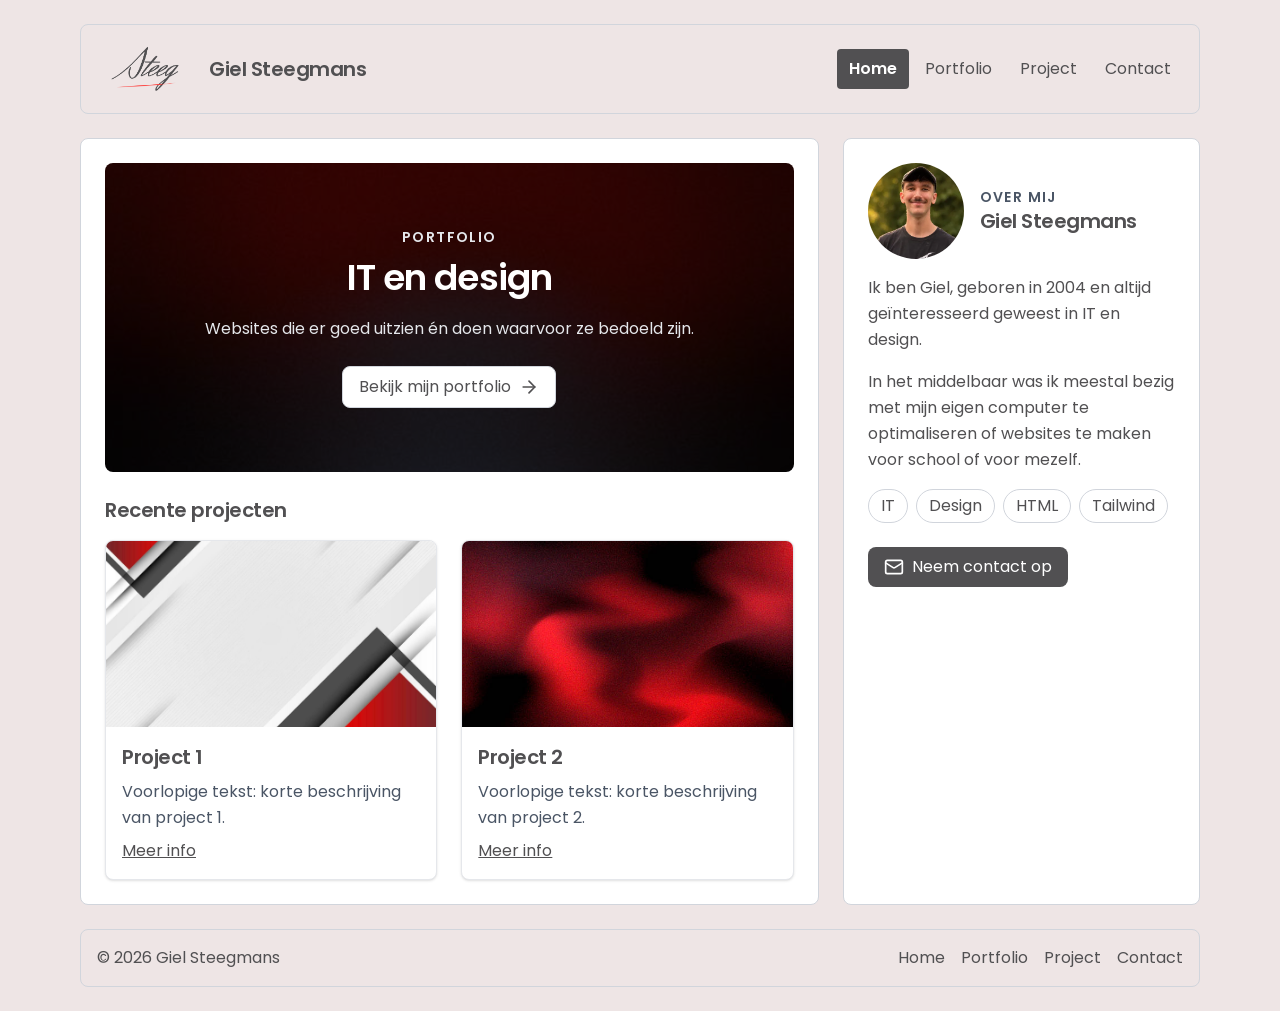
<file: index.html>
<!DOCTYPE html>
<html lang="nl-BE">
<head>
    <meta charset="UTF-8">
    <meta name="viewport" content="width=device-width, initial-scale=1.0">
    <title>Giel Steegmans — portfolio IT en design</title>
    <meta name="description" content="Portfolio van Giel Steegmans, student met een passie voor IT en design. Bekijk mijn projecten en neem contact op voor een stage of samenwerking.">
    <link rel="preconnect" href="https://fonts.googleapis.com">
    <link rel="preconnect" href="https://fonts.gstatic.com" crossorigin>
    <link href="https://fonts.googleapis.com/css2?family=Poppins:wght@400;600&display=swap" rel="stylesheet">
    <link rel="icon" href="assets/images/logo.png">
    <link rel="stylesheet" href="css/tailwind.css">
    <link rel="stylesheet" href="css/style.css">
</head>
<body>
    <a href="#inhoud" class="focus-visible:outline-2 focus-visible:outline-offset-2 focus-visible:outline-blue-700 sr-only focus:not-sr-only focus:absolute focus:m-2 focus:px-4 focus:py-2 bg-white border border-gray-400 rounded-lg">Ga naar de inhoud</a>
    <div class="max-w-6xl mx-auto px-4 py-6 flex flex-col gap-6">

        <header class="flex flex-wrap items-center justify-between gap-4 border border-gray-300 rounded-lg px-4 py-4">
            <a href="index.html" class="focus-visible:outline-2 focus-visible:outline-offset-2 focus-visible:outline-blue-700 flex items-center gap-4 no-underline">
                <img src="assets/images/logo.png" alt="Logo van Giel Steegmans" width="600" height="350" class="w-24 h-auto">
                <span class="text-xl font-semibold tracking-tight">Giel Steegmans</span>
            </a>
            <input type="checkbox" id="menu-knop" class="peer sr-only">
            <label for="menu-knop" class="md:hidden inline-flex items-center gap-2 border border-gray-300 rounded px-3 py-2 hover:bg-white">
                <svg class="size-5" xmlns="http://www.w3.org/2000/svg" viewBox="0 0 24 24" fill="none" stroke="currentColor" stroke-width="2" stroke-linecap="round" stroke-linejoin="round" aria-hidden="true"><path d="M4 6h16"/><path d="M4 12h16"/><path d="M4 18h16"/></svg>
                Menu
            </label>
            <nav class="hidden peer-checked:block md:block w-full md:w-auto">
                <ul class="flex flex-col md:flex-row gap-1">
                        <li><a href="index.html" class="focus-visible:outline-2 focus-visible:outline-offset-2 focus-visible:outline-blue-700 block px-3 py-2 rounded bg-(--kleur-donker) text-white font-semibold" aria-current="page">Home</a></li>
                        <li><a href="portfolio.html" class="focus-visible:outline-2 focus-visible:outline-offset-2 focus-visible:outline-blue-700 block px-3 py-2 rounded hover:bg-white">Portfolio</a></li>
                        <li><a href="project.html" class="focus-visible:outline-2 focus-visible:outline-offset-2 focus-visible:outline-blue-700 block px-3 py-2 rounded hover:bg-white">Project</a></li>
                        <li><a href="contact.html" class="focus-visible:outline-2 focus-visible:outline-offset-2 focus-visible:outline-blue-700 block px-3 py-2 rounded hover:bg-white">Contact</a></li>
                </ul>
            </nav>
        </header>

        <div class="grid grid-cols-1 lg:grid-cols-3 gap-6">
            <main id="inhoud" class="lg:col-span-2 bg-white border border-gray-300 rounded-lg p-6">
                <section class="bg-[url(../assets/images/sfeerbeeld3.jpg)] bg-cover bg-center bg-gray-600 bg-blend-multiply rounded-lg px-6 py-16 text-center mb-6">
                    <p class="uppercase tracking-widest text-sm font-semibold text-gray-200 mb-2">Portfolio</p>
                    <h1 class="text-white text-4xl font-semibold tracking-tight leading-tight mb-4">IT en design</h1>
                    <p class="text-gray-200 leading-relaxed mb-6">Websites die er goed uitzien én doen waarvoor ze bedoeld zijn.</p>
                    <a href="portfolio.html" class="focus-visible:outline-2 focus-visible:outline-offset-2 focus-visible:outline-blue-700 inline-flex items-center gap-2 bg-white border border-gray-300 px-4 py-2 rounded-lg no-underline hover:underline">
                        Bekijk mijn portfolio
                        <svg class="size-5" xmlns="http://www.w3.org/2000/svg" viewBox="0 0 24 24" fill="none" stroke="currentColor" stroke-width="2" stroke-linecap="round" stroke-linejoin="round" aria-hidden="true"><path d="M5 12h14"/><path d="m12 5 7 7-7 7"/></svg>
                    </a>
                </section>
                <section>
                    <h2 class="text-xl font-semibold tracking-tight mb-4">Recente projecten</h2>
                    <div class="grid grid-cols-1 sm:grid-cols-2 gap-6">
                        <article class="overflow-hidden bg-white border border-gray-200 rounded-lg shadow-sm">
                            <img src="assets/images/sfeerbeeld1.jpg" alt="Afbeelding bij Project 1" width="1200" height="800" class="w-full aspect-video object-cover">
                            <div class="p-4">
                                <h3 class="text-xl font-semibold tracking-tight mb-2">Project 1</h3>
                                <p class="text-gray-600 leading-relaxed mb-2">Voorlopige tekst: korte beschrijving van project 1.</p>
                                <a href="project.html" class="focus-visible:outline-2 focus-visible:outline-offset-2 focus-visible:outline-blue-700 underline hover:no-underline">Meer info</a>
                            </div>
                        </article>
                        <article class="overflow-hidden bg-white border border-gray-200 rounded-lg shadow-sm">
                            <img src="assets/images/sfeerbeeld2.jpg" alt="Afbeelding bij Project 2" width="600" height="360" class="w-full aspect-video object-cover">
                            <div class="p-4">
                                <h3 class="text-xl font-semibold tracking-tight mb-2">Project 2</h3>
                                <p class="text-gray-600 leading-relaxed mb-2">Voorlopige tekst: korte beschrijving van project 2.</p>
                                <a href="project.html" class="focus-visible:outline-2 focus-visible:outline-offset-2 focus-visible:outline-blue-700 underline hover:no-underline">Meer info</a>
                            </div>
                        </article>
                    </div>
                </section>
            </main>

            <aside class="bg-white border border-gray-300 rounded-lg p-6">
                <div class="flex items-center gap-4 mb-4">
                    <img src="assets/images/foto.png" alt="Portretfoto van Giel Steegmans" width="320" height="400" class="size-24 rounded-full object-cover">
                    <div>
                        <p class="uppercase tracking-widest text-sm font-semibold text-gray-600">Over mij</p>
                        <h2 class="text-xl font-semibold tracking-tight">Giel Steegmans</h2>
                    </div>
                </div>
                <p class="leading-relaxed mb-4">Ik ben Giel, geboren in 2004 en altijd geïnteresseerd geweest in IT en design.</p>
                <p class="leading-relaxed mb-4">In het middelbaar was ik meestal bezig met mijn eigen computer te optimaliseren of websites te maken voor school of voor mezelf.</p>
                <ul class="flex flex-wrap gap-2 mb-6">
                    <li class="border border-gray-300 rounded-full px-3 py-1">IT</li>
                    <li class="border border-gray-300 rounded-full px-3 py-1">Design</li>
                    <li class="border border-gray-300 rounded-full px-3 py-1">HTML</li>
                    <li class="border border-gray-300 rounded-full px-3 py-1">Tailwind</li>
                </ul>
                <a href="contact.html" class="focus-visible:outline-2 focus-visible:outline-offset-2 focus-visible:outline-blue-700 bg-(--kleur-donker) inline-flex items-center gap-2 text-white px-4 py-2 rounded-lg no-underline hover:underline">
                    <svg class="size-5" xmlns="http://www.w3.org/2000/svg" viewBox="0 0 24 24" fill="none" stroke="currentColor" stroke-width="2" stroke-linecap="round" stroke-linejoin="round" aria-hidden="true"><rect width="20" height="16" x="2" y="4" rx="2"/><path d="m22 7-8.97 5.7a1.94 1.94 0 0 1-2.06 0L2 7"/></svg>
                    Neem contact op
                </a>
            </aside>
        </div>

        <footer class="flex flex-col sm:flex-row sm:justify-between gap-4 border border-gray-300 rounded-lg px-4 py-4">
            <p>&copy; 2026 Giel Steegmans</p>
            <ul class="flex flex-wrap gap-4">
                <li><a href="index.html" class="focus-visible:outline-2 focus-visible:outline-offset-2 focus-visible:outline-blue-700 hover:underline">Home</a></li>
                <li><a href="portfolio.html" class="focus-visible:outline-2 focus-visible:outline-offset-2 focus-visible:outline-blue-700 hover:underline">Portfolio</a></li>
                <li><a href="project.html" class="focus-visible:outline-2 focus-visible:outline-offset-2 focus-visible:outline-blue-700 hover:underline">Project</a></li>
                <li><a href="contact.html" class="focus-visible:outline-2 focus-visible:outline-offset-2 focus-visible:outline-blue-700 hover:underline">Contact</a></li>
            </ul>
        </footer>

    </div>
</body>
</html>
</file>
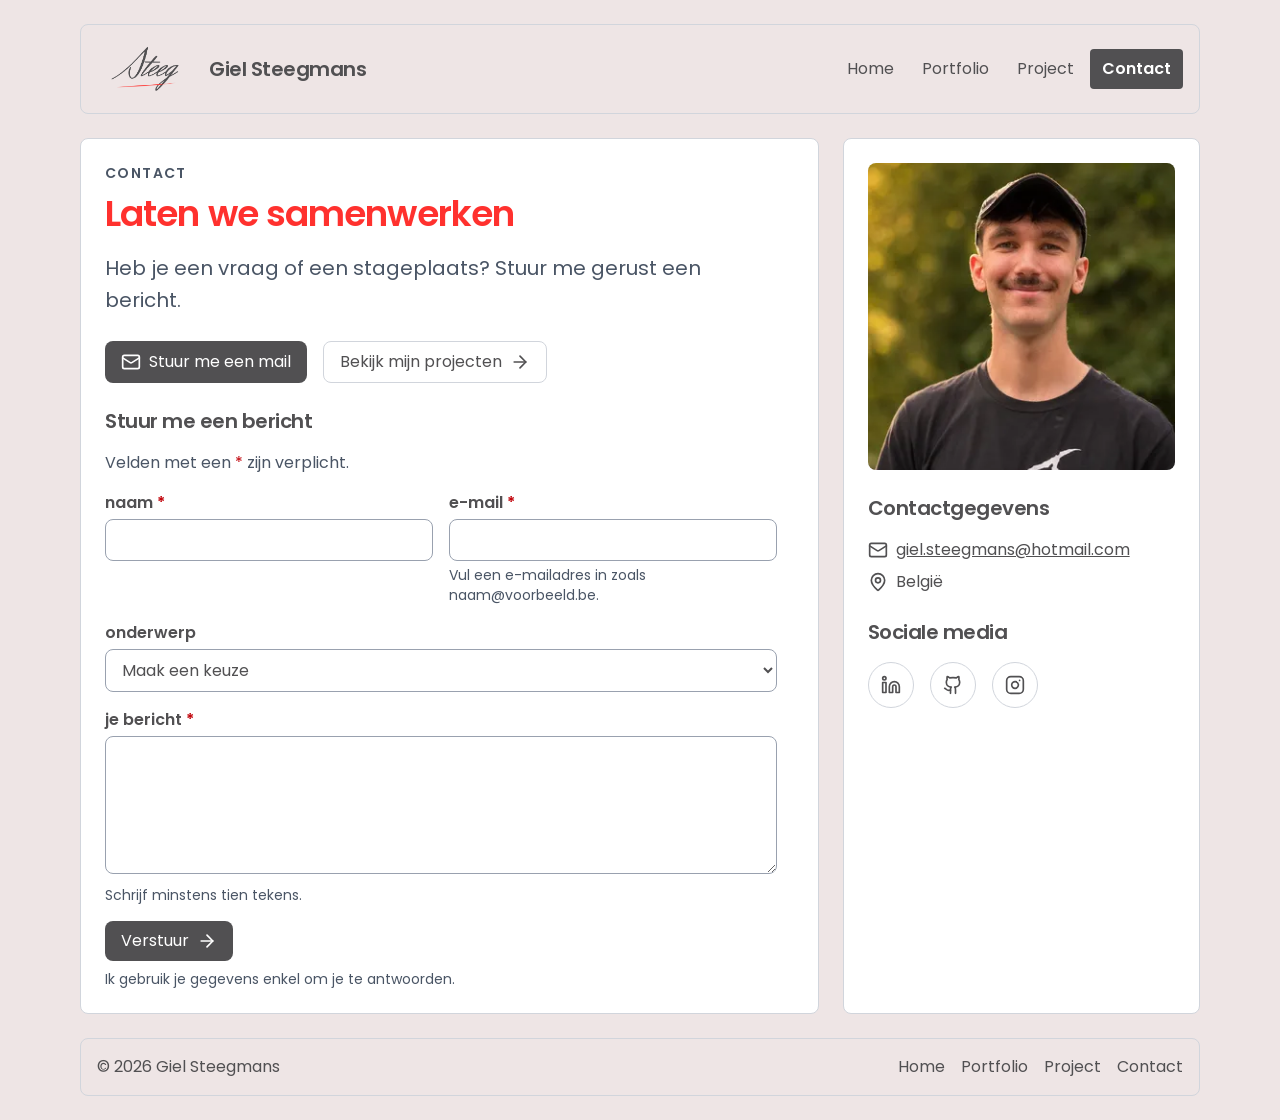
<file: contact.html>
<!DOCTYPE html>
<html lang="nl-BE">
<head>
    <meta charset="UTF-8">
    <meta name="viewport" content="width=device-width, initial-scale=1.0">
    <title>Contact — Giel Steegmans</title>
    <meta name="description" content="Heb je een vraag over een stage of een project? Stuur Giel Steegmans een bericht via het formulier of per e-mail.">
    <link rel="preconnect" href="https://fonts.googleapis.com">
    <link rel="preconnect" href="https://fonts.gstatic.com" crossorigin>
    <link href="https://fonts.googleapis.com/css2?family=Poppins:wght@400;600&display=swap" rel="stylesheet">
    <link rel="icon" href="assets/images/logo.png">
    <link rel="stylesheet" href="css/tailwind.css">
    <link rel="stylesheet" href="css/style.css">
</head>
<body>
    <a href="#inhoud" class="focus-visible:outline-2 focus-visible:outline-offset-2 focus-visible:outline-blue-700 sr-only focus:not-sr-only focus:absolute focus:m-2 focus:px-4 focus:py-2 bg-white border border-gray-400 rounded-lg">Ga naar de inhoud</a>
    <div class="max-w-6xl mx-auto px-4 py-6 flex flex-col gap-6">

        <header class="flex flex-wrap items-center justify-between gap-4 border border-gray-300 rounded-lg px-4 py-4">
            <a href="index.html" class="focus-visible:outline-2 focus-visible:outline-offset-2 focus-visible:outline-blue-700 flex items-center gap-4 no-underline">
                <img src="assets/images/logo.png" alt="Logo van Giel Steegmans" width="600" height="350" class="w-24 h-auto">
                <span class="text-xl font-semibold tracking-tight">Giel Steegmans</span>
            </a>
            <input type="checkbox" id="menu-knop" class="peer sr-only">
            <label for="menu-knop" class="md:hidden inline-flex items-center gap-2 border border-gray-300 rounded px-3 py-2 hover:bg-white">
                <svg class="size-5" xmlns="http://www.w3.org/2000/svg" viewBox="0 0 24 24" fill="none" stroke="currentColor" stroke-width="2" stroke-linecap="round" stroke-linejoin="round" aria-hidden="true"><path d="M4 6h16"/><path d="M4 12h16"/><path d="M4 18h16"/></svg>
                Menu
            </label>
            <nav class="hidden peer-checked:block md:block w-full md:w-auto">
                <ul class="flex flex-col md:flex-row gap-1">
                        <li><a href="index.html" class="focus-visible:outline-2 focus-visible:outline-offset-2 focus-visible:outline-blue-700 block px-3 py-2 rounded hover:bg-white">Home</a></li>
                        <li><a href="portfolio.html" class="focus-visible:outline-2 focus-visible:outline-offset-2 focus-visible:outline-blue-700 block px-3 py-2 rounded hover:bg-white">Portfolio</a></li>
                        <li><a href="project.html" class="focus-visible:outline-2 focus-visible:outline-offset-2 focus-visible:outline-blue-700 block px-3 py-2 rounded hover:bg-white">Project</a></li>
                        <li><a href="contact.html" class="focus-visible:outline-2 focus-visible:outline-offset-2 focus-visible:outline-blue-700 block px-3 py-2 rounded bg-(--kleur-donker) text-white font-semibold" aria-current="page">Contact</a></li>
                </ul>
            </nav>
        </header>

        <div class="grid grid-cols-1 lg:grid-cols-3 gap-6">
            <main id="inhoud" class="lg:col-span-2 bg-white border border-gray-300 rounded-lg p-6">
                <p class="uppercase tracking-widest text-sm font-semibold text-gray-600 mb-2">Contact</p>
                <h1 class="text-(--kleur-accent) text-xl md:text-4xl font-semibold tracking-tight leading-tight mb-4">Laten we samenwerken</h1>
                <p class="max-w-2xl text-xl text-gray-600 leading-relaxed mb-6">Heb je een vraag of een stageplaats? Stuur me gerust een bericht.</p>
                <div class="flex flex-wrap gap-4 mb-6">
                    <a href="mailto:giel.steegmans@hotmail.com" class="focus-visible:outline-2 focus-visible:outline-offset-2 focus-visible:outline-blue-700 bg-(--kleur-donker) inline-flex items-center gap-2 text-white px-4 py-2 rounded-lg no-underline hover:underline">
                        <svg class="size-5" xmlns="http://www.w3.org/2000/svg" viewBox="0 0 24 24" fill="none" stroke="currentColor" stroke-width="2" stroke-linecap="round" stroke-linejoin="round" aria-hidden="true"><rect width="20" height="16" x="2" y="4" rx="2"/><path d="m22 7-8.97 5.7a1.94 1.94 0 0 1-2.06 0L2 7"/></svg>
                        Stuur me een mail
                    </a>
                    <a href="portfolio.html" class="focus-visible:outline-2 focus-visible:outline-offset-2 focus-visible:outline-blue-700 inline-flex items-center gap-2 bg-white border border-gray-300 px-4 py-2 rounded-lg no-underline hover:underline">
                        Bekijk mijn projecten
                        <svg class="size-5" xmlns="http://www.w3.org/2000/svg" viewBox="0 0 24 24" fill="none" stroke="currentColor" stroke-width="2" stroke-linecap="round" stroke-linejoin="round" aria-hidden="true"><path d="M5 12h14"/><path d="m12 5 7 7-7 7"/></svg>
                    </a>
                </div>
                <section>
                    <h2 class="text-xl font-semibold tracking-tight mb-4">Stuur me een bericht</h2>
                    <p class="text-gray-600 mb-4">Velden met een <span class="text-red-700">*</span> zijn verplicht.</p>
                    <form name="contact" method="post" data-netlify="true" class="grid grid-cols-1 md:grid-cols-2 gap-4 max-w-2xl">
                        <div>
                            <label for="naam" class="block font-semibold mb-1">naam <span class="text-red-700" aria-hidden="true">*</span></label>
                            <input type="text" id="naam" name="naam" autocomplete="name" required class="focus-visible:outline-2 focus-visible:outline-offset-2 focus-visible:outline-blue-700 w-full rounded-lg border border-gray-400 bg-white px-3 py-2 user-invalid:border-red-700">
                        </div>
                        <div>
                            <label for="email" class="block font-semibold mb-1">e-mail <span class="text-red-700" aria-hidden="true">*</span></label>
                            <input type="email" id="email" name="email" autocomplete="email" required aria-describedby="email-hulp" class="focus-visible:outline-2 focus-visible:outline-offset-2 focus-visible:outline-blue-700 peer w-full rounded-lg border border-gray-400 bg-white px-3 py-2 user-invalid:border-red-700">
                            <p id="email-hulp" class="mt-1 text-sm text-gray-600">Vul een e-mailadres in zoals naam@voorbeeld.be.</p>
                            <p class="hidden peer-user-invalid:block mt-1 text-sm text-red-700">Dit e-mailadres klopt niet. Vul het in zoals naam@voorbeeld.be.</p>
                        </div>
                        <div class="md:col-span-2">
                            <label for="onderwerp" class="block font-semibold mb-1">onderwerp</label>
                            <select id="onderwerp" name="onderwerp" class="focus-visible:outline-2 focus-visible:outline-offset-2 focus-visible:outline-blue-700 w-full rounded-lg border border-gray-400 bg-white px-3 py-2 user-invalid:border-red-700">
                                <option value="">Maak een keuze</option>
                                <option value="stage">Stage</option>
                                <option value="project">Project</option>
                                <option value="vraag">Een vraag</option>
                            </select>
                        </div>
                        <div class="md:col-span-2">
                            <label for="bericht" class="block font-semibold mb-1">je bericht <span class="text-red-700" aria-hidden="true">*</span></label>
                            <textarea id="bericht" name="bericht" rows="5" minlength="10" required aria-describedby="bericht-hulp" class="focus-visible:outline-2 focus-visible:outline-offset-2 focus-visible:outline-blue-700 peer w-full rounded-lg border border-gray-400 bg-white px-3 py-2 user-invalid:border-red-700"></textarea>
                            <p id="bericht-hulp" class="mt-1 text-sm text-gray-600">Schrijf minstens tien tekens.</p>
                            <p class="hidden peer-user-invalid:block mt-1 text-sm text-red-700">Je bericht is te kort. Schrijf minstens tien tekens.</p>
                        </div>
                        <div class="md:col-span-2">
                            <button type="submit" class="focus-visible:outline-2 focus-visible:outline-offset-2 focus-visible:outline-blue-700 bg-(--kleur-donker) inline-flex items-center gap-2 text-white px-4 py-2 rounded-lg no-underline hover:underline">
                                Verstuur
                                <svg class="size-5" xmlns="http://www.w3.org/2000/svg" viewBox="0 0 24 24" fill="none" stroke="currentColor" stroke-width="2" stroke-linecap="round" stroke-linejoin="round" aria-hidden="true"><path d="M5 12h14"/><path d="m12 5 7 7-7 7"/></svg>
                            </button>
                            <p class="mt-2 text-sm text-gray-600">Ik gebruik je gegevens enkel om je te antwoorden.</p>
                        </div>
                    </form>
                </section>
            </main>

            <aside class="bg-white border border-gray-300 rounded-lg p-6">
                <div class="grid grid-cols-1 md:grid-cols-3 lg:grid-cols-1 gap-6">
                    <img src="assets/images/foto.png" alt="Portretfoto van Giel Steegmans" width="320" height="400" class="w-full aspect-square object-cover rounded-lg">
                    <div class="md:col-span-2 lg:col-span-1">
                        <h2 class="text-xl font-semibold tracking-tight mb-4">Contactgegevens</h2>
                        <ul class="flex flex-col gap-2 mb-6">
                            <li class="flex items-center gap-2">
                                <svg class="size-5" xmlns="http://www.w3.org/2000/svg" viewBox="0 0 24 24" fill="none" stroke="currentColor" stroke-width="2" stroke-linecap="round" stroke-linejoin="round" aria-hidden="true"><rect width="20" height="16" x="2" y="4" rx="2"/><path d="m22 7-8.97 5.7a1.94 1.94 0 0 1-2.06 0L2 7"/></svg>
                                <a href="mailto:giel.steegmans@hotmail.com" class="focus-visible:outline-2 focus-visible:outline-offset-2 focus-visible:outline-blue-700 underline hover:no-underline">giel.steegmans@hotmail.com</a>
                            </li>
                            <li class="flex items-center gap-2">
                                <svg class="size-5" xmlns="http://www.w3.org/2000/svg" viewBox="0 0 24 24" fill="none" stroke="currentColor" stroke-width="2" stroke-linecap="round" stroke-linejoin="round" aria-hidden="true"><path d="M20 10c0 4.993-5.539 10.193-7.399 11.799a1 1 0 0 1-1.202 0C9.539 20.193 4 14.993 4 10a8 8 0 0 1 16 0"/><circle cx="12" cy="10" r="3"/></svg>
                                België
                            </li>
                        </ul>
                        <h2 class="text-xl font-semibold tracking-tight mb-4">Sociale media</h2>
                        <ul class="flex flex-wrap gap-4">
                            <li>
                                <a href="#" class="focus-visible:outline-2 focus-visible:outline-offset-2 focus-visible:outline-blue-700 inline-flex items-center p-3 border border-gray-300 rounded-full hover:bg-gray-100">
                                    <svg class="size-5" xmlns="http://www.w3.org/2000/svg" viewBox="0 0 24 24" fill="none" stroke="currentColor" stroke-width="2" stroke-linecap="round" stroke-linejoin="round" aria-hidden="true"><path d="M16 8a6 6 0 0 1 6 6v7h-4v-7a2 2 0 0 0-2-2 2 2 0 0 0-2 2v7h-4v-7a6 6 0 0 1 6-6z"/><rect width="4" height="12" x="2" y="9"/><circle cx="4" cy="4" r="2"/></svg>
                                    <span class="sr-only">LinkedIn</span>
                                </a>
                            </li>
                            <li>
                                <a href="#" class="focus-visible:outline-2 focus-visible:outline-offset-2 focus-visible:outline-blue-700 inline-flex items-center p-3 border border-gray-300 rounded-full hover:bg-gray-100">
                                    <svg class="size-5" xmlns="http://www.w3.org/2000/svg" viewBox="0 0 24 24" fill="none" stroke="currentColor" stroke-width="2" stroke-linecap="round" stroke-linejoin="round" aria-hidden="true"><path d="M15 22v-4a4.8 4.8 0 0 0-1-3.5c3 0 6-2 6-5.5.08-1.25-.27-2.48-1-3.5.28-1.150.28-2.35 0-3.5 0 0-1 0-3 1.5-2.64-.5-5.360-.5-8 0C6 2 5 2 5 2c-.3 1.15-.3 2.35 0 3.5A5.403 5.403 0 0 0 4 9c0 3.5 3 5.5 6 5.5-.39.49-.68 1.05-.85 1.65-.17.6-.22 1.23-.15 1.85v4"/><path d="M9 18c-4.51 2-5-2-7-2"/></svg>
                                    <span class="sr-only">GitHub</span>
                                </a>
                            </li>
                            <li>
                                <a href="#" class="focus-visible:outline-2 focus-visible:outline-offset-2 focus-visible:outline-blue-700 inline-flex items-center p-3 border border-gray-300 rounded-full hover:bg-gray-100">
                                    <svg class="size-5" xmlns="http://www.w3.org/2000/svg" viewBox="0 0 24 24" fill="none" stroke="currentColor" stroke-width="2" stroke-linecap="round" stroke-linejoin="round" aria-hidden="true"><rect width="20" height="20" x="2" y="2" rx="5" ry="5"/><path d="M16 11.37A4 4 0 1 1 12.63 8 4 4 0 0 1 16 11.37z"/><path d="M17.5 6.5h.01"/></svg>
                                    <span class="sr-only">Instagram</span>
                                </a>
                            </li>
                        </ul>
                    </div>
                </div>
            </aside>
        </div>

        <footer class="flex flex-col sm:flex-row sm:justify-between gap-4 border border-gray-300 rounded-lg px-4 py-4">
            <p>&copy; 2026 Giel Steegmans</p>
            <ul class="flex flex-wrap gap-4">
                <li><a href="index.html" class="focus-visible:outline-2 focus-visible:outline-offset-2 focus-visible:outline-blue-700 hover:underline">Home</a></li>
                <li><a href="portfolio.html" class="focus-visible:outline-2 focus-visible:outline-offset-2 focus-visible:outline-blue-700 hover:underline">Portfolio</a></li>
                <li><a href="project.html" class="focus-visible:outline-2 focus-visible:outline-offset-2 focus-visible:outline-blue-700 hover:underline">Project</a></li>
                <li><a href="contact.html" class="focus-visible:outline-2 focus-visible:outline-offset-2 focus-visible:outline-blue-700 hover:underline">Contact</a></li>
            </ul>
        </footer>

    </div>
</body>
</html>
</file>
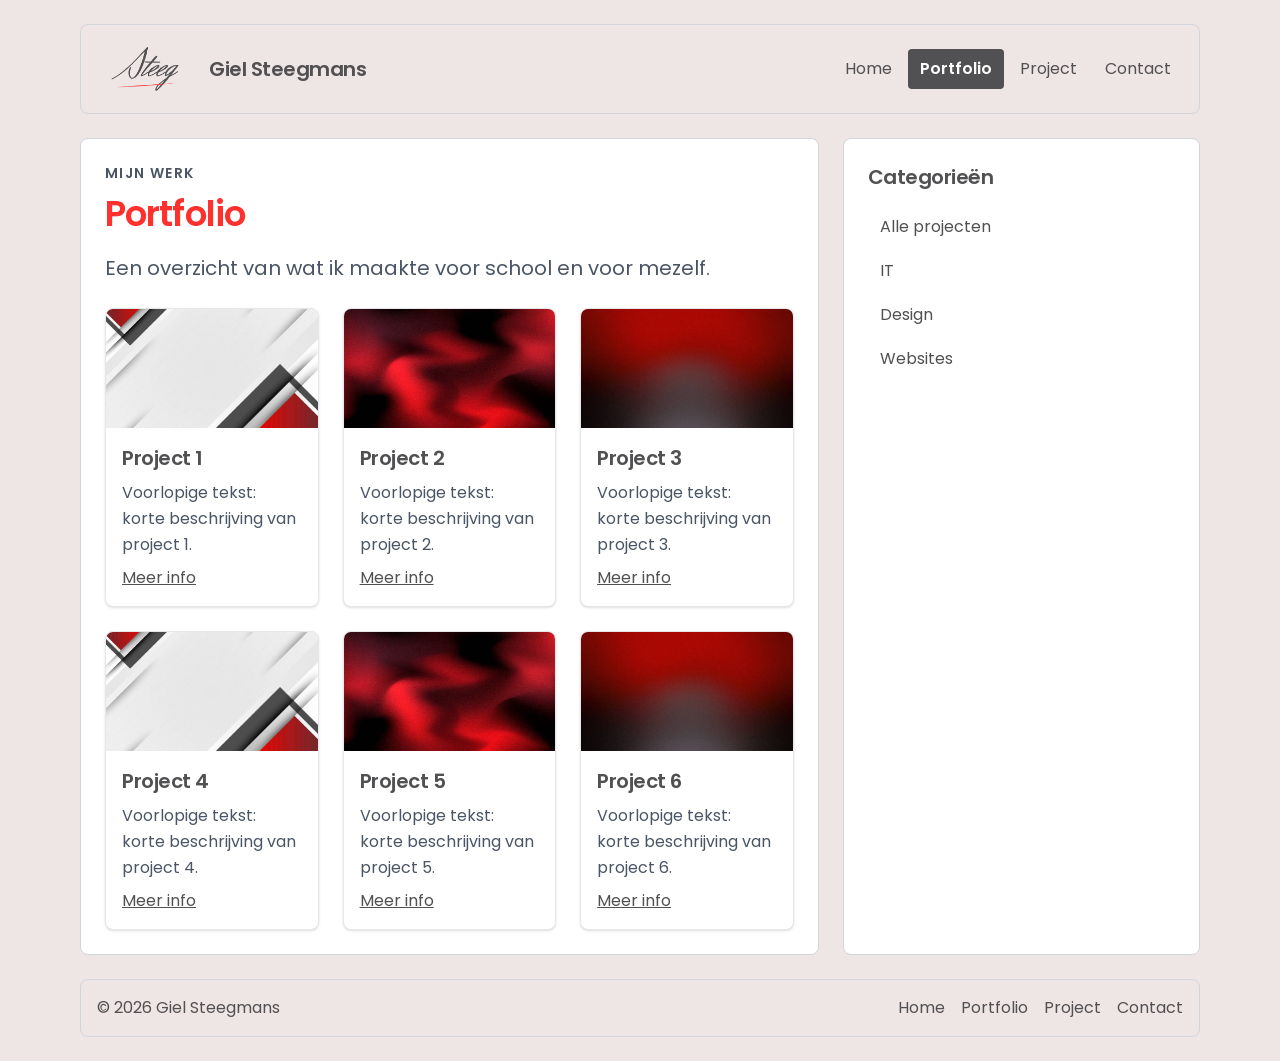
<file: portfolio.html>
<!DOCTYPE html>
<html lang="nl-BE">
<head>
    <meta charset="UTF-8">
    <meta name="viewport" content="width=device-width, initial-scale=1.0">
    <title>Projecten — portfolio van Giel Steegmans</title>
    <meta name="description" content="Een overzicht van de websites en designprojecten die Giel Steegmans maakte, voor school en voor zichzelf.">
    <link rel="preconnect" href="https://fonts.googleapis.com">
    <link rel="preconnect" href="https://fonts.gstatic.com" crossorigin>
    <link href="https://fonts.googleapis.com/css2?family=Poppins:wght@400;600&display=swap" rel="stylesheet">
    <link rel="icon" href="assets/images/logo.png">
    <link rel="stylesheet" href="css/tailwind.css">
    <link rel="stylesheet" href="css/style.css">
</head>
<body>
    <a href="#inhoud" class="focus-visible:outline-2 focus-visible:outline-offset-2 focus-visible:outline-blue-700 sr-only focus:not-sr-only focus:absolute focus:m-2 focus:px-4 focus:py-2 bg-white border border-gray-400 rounded-lg">Ga naar de inhoud</a>
    <div class="max-w-6xl mx-auto px-4 py-6 flex flex-col gap-6">

        <header class="flex flex-wrap items-center justify-between gap-4 border border-gray-300 rounded-lg px-4 py-4">
            <a href="index.html" class="focus-visible:outline-2 focus-visible:outline-offset-2 focus-visible:outline-blue-700 flex items-center gap-4 no-underline">
                <img src="assets/images/logo.png" alt="Logo van Giel Steegmans" width="600" height="350" class="w-24 h-auto">
                <span class="text-xl font-semibold tracking-tight">Giel Steegmans</span>
            </a>
            <input type="checkbox" id="menu-knop" class="peer sr-only">
            <label for="menu-knop" class="md:hidden inline-flex items-center gap-2 border border-gray-300 rounded px-3 py-2 hover:bg-white">
                <svg class="size-5" xmlns="http://www.w3.org/2000/svg" viewBox="0 0 24 24" fill="none" stroke="currentColor" stroke-width="2" stroke-linecap="round" stroke-linejoin="round" aria-hidden="true"><path d="M4 6h16"/><path d="M4 12h16"/><path d="M4 18h16"/></svg>
                Menu
            </label>
            <nav class="hidden peer-checked:block md:block w-full md:w-auto">
                <ul class="flex flex-col md:flex-row gap-1">
                        <li><a href="index.html" class="focus-visible:outline-2 focus-visible:outline-offset-2 focus-visible:outline-blue-700 block px-3 py-2 rounded hover:bg-white">Home</a></li>
                        <li><a href="portfolio.html" class="focus-visible:outline-2 focus-visible:outline-offset-2 focus-visible:outline-blue-700 block px-3 py-2 rounded bg-(--kleur-donker) text-white font-semibold" aria-current="page">Portfolio</a></li>
                        <li><a href="project.html" class="focus-visible:outline-2 focus-visible:outline-offset-2 focus-visible:outline-blue-700 block px-3 py-2 rounded hover:bg-white">Project</a></li>
                        <li><a href="contact.html" class="focus-visible:outline-2 focus-visible:outline-offset-2 focus-visible:outline-blue-700 block px-3 py-2 rounded hover:bg-white">Contact</a></li>
                </ul>
            </nav>
        </header>

        <div class="grid grid-cols-1 lg:grid-cols-3 gap-6">
            <main id="inhoud" class="lg:col-span-2 bg-white border border-gray-300 rounded-lg p-6">
                <p class="uppercase tracking-widest text-sm font-semibold text-gray-600 mb-2">Mijn werk</p>
                <h1 class="text-(--kleur-accent) text-xl md:text-4xl font-semibold tracking-tight leading-tight mb-4">Portfolio</h1>
                <p class="max-w-2xl text-xl text-gray-600 leading-relaxed mb-6">Een overzicht van wat ik maakte voor school en voor mezelf.</p>
                <section class="grid grid-cols-1 md:grid-cols-2 lg:grid-cols-3 gap-6">
                    <article class="overflow-hidden grid grid-cols-3 md:grid-cols-1 bg-white border border-gray-200 rounded-lg shadow-sm">
                        <img src="assets/images/sfeerbeeld1.jpg" alt="Afbeelding bij project 1" width="1200" height="800" class="w-full h-full md:h-auto md:aspect-video object-cover">
                        <div class="col-span-2 md:col-span-1 p-4">
                            <h2 class="text-xl font-semibold tracking-tight mb-2">Project 1</h2>
                            <p class="text-gray-600 leading-relaxed mb-2">Voorlopige tekst: korte beschrijving van project 1.</p>
                            <a href="project.html" class="focus-visible:outline-2 focus-visible:outline-offset-2 focus-visible:outline-blue-700 underline hover:no-underline">Meer info</a>
                        </div>
                    </article>
                    <article class="overflow-hidden grid grid-cols-3 md:grid-cols-1 bg-white border border-gray-200 rounded-lg shadow-sm">
                        <img src="assets/images/sfeerbeeld2.jpg" alt="Afbeelding bij project 2" width="600" height="360" class="w-full h-full md:h-auto md:aspect-video object-cover">
                        <div class="col-span-2 md:col-span-1 p-4">
                            <h2 class="text-xl font-semibold tracking-tight mb-2">Project 2</h2>
                            <p class="text-gray-600 leading-relaxed mb-2">Voorlopige tekst: korte beschrijving van project 2.</p>
                            <a href="project.html" class="focus-visible:outline-2 focus-visible:outline-offset-2 focus-visible:outline-blue-700 underline hover:no-underline">Meer info</a>
                        </div>
                    </article>
                    <article class="overflow-hidden grid grid-cols-3 md:grid-cols-1 bg-white border border-gray-200 rounded-lg shadow-sm">
                        <img src="assets/images/sfeerbeeld3.jpg" alt="Afbeelding bij project 3" width="600" height="360" class="w-full h-full md:h-auto md:aspect-video object-cover">
                        <div class="col-span-2 md:col-span-1 p-4">
                            <h2 class="text-xl font-semibold tracking-tight mb-2">Project 3</h2>
                            <p class="text-gray-600 leading-relaxed mb-2">Voorlopige tekst: korte beschrijving van project 3.</p>
                            <a href="project.html" class="focus-visible:outline-2 focus-visible:outline-offset-2 focus-visible:outline-blue-700 underline hover:no-underline">Meer info</a>
                        </div>
                    </article>
                    <article class="overflow-hidden grid grid-cols-3 md:grid-cols-1 bg-white border border-gray-200 rounded-lg shadow-sm">
                        <img src="assets/images/sfeerbeeld1.jpg" alt="Afbeelding bij project 4" width="1200" height="800" class="w-full h-full md:h-auto md:aspect-video object-cover">
                        <div class="col-span-2 md:col-span-1 p-4">
                            <h2 class="text-xl font-semibold tracking-tight mb-2">Project 4</h2>
                            <p class="text-gray-600 leading-relaxed mb-2">Voorlopige tekst: korte beschrijving van project 4.</p>
                            <a href="project.html" class="focus-visible:outline-2 focus-visible:outline-offset-2 focus-visible:outline-blue-700 underline hover:no-underline">Meer info</a>
                        </div>
                    </article>
                    <article class="overflow-hidden grid grid-cols-3 md:grid-cols-1 bg-white border border-gray-200 rounded-lg shadow-sm">
                        <img src="assets/images/sfeerbeeld2.jpg" alt="Afbeelding bij project 5" width="600" height="360" class="w-full h-full md:h-auto md:aspect-video object-cover">
                        <div class="col-span-2 md:col-span-1 p-4">
                            <h2 class="text-xl font-semibold tracking-tight mb-2">Project 5</h2>
                            <p class="text-gray-600 leading-relaxed mb-2">Voorlopige tekst: korte beschrijving van project 5.</p>
                            <a href="project.html" class="focus-visible:outline-2 focus-visible:outline-offset-2 focus-visible:outline-blue-700 underline hover:no-underline">Meer info</a>
                        </div>
                    </article>
                    <article class="overflow-hidden grid grid-cols-3 md:grid-cols-1 bg-white border border-gray-200 rounded-lg shadow-sm">
                        <img src="assets/images/sfeerbeeld3.jpg" alt="Afbeelding bij project 6" width="600" height="360" class="w-full h-full md:h-auto md:aspect-video object-cover">
                        <div class="col-span-2 md:col-span-1 p-4">
                            <h2 class="text-xl font-semibold tracking-tight mb-2">Project 6</h2>
                            <p class="text-gray-600 leading-relaxed mb-2">Voorlopige tekst: korte beschrijving van project 6.</p>
                            <a href="project.html" class="focus-visible:outline-2 focus-visible:outline-offset-2 focus-visible:outline-blue-700 underline hover:no-underline">Meer info</a>
                        </div>
                    </article>
                </section>
            </main>

            <aside class="bg-white border border-gray-300 rounded-lg p-6">
                <h2 class="text-xl font-semibold tracking-tight mb-4">Categorieën</h2>
                <ul class="flex flex-wrap lg:flex-col gap-1">
                    <li><a href="portfolio.html" class="focus-visible:outline-2 focus-visible:outline-offset-2 focus-visible:outline-blue-700 block px-3 py-2 rounded hover:bg-gray-100">Alle projecten</a></li>
                    <li><a href="portfolio.html" class="focus-visible:outline-2 focus-visible:outline-offset-2 focus-visible:outline-blue-700 block px-3 py-2 rounded hover:bg-gray-100">IT</a></li>
                    <li><a href="portfolio.html" class="focus-visible:outline-2 focus-visible:outline-offset-2 focus-visible:outline-blue-700 block px-3 py-2 rounded hover:bg-gray-100">Design</a></li>
                    <li><a href="portfolio.html" class="focus-visible:outline-2 focus-visible:outline-offset-2 focus-visible:outline-blue-700 block px-3 py-2 rounded hover:bg-gray-100">Websites</a></li>
                </ul>
            </aside>
        </div>

        <footer class="flex flex-col sm:flex-row sm:justify-between gap-4 border border-gray-300 rounded-lg px-4 py-4">
            <p>&copy; 2026 Giel Steegmans</p>
            <ul class="flex flex-wrap gap-4">
                <li><a href="index.html" class="focus-visible:outline-2 focus-visible:outline-offset-2 focus-visible:outline-blue-700 hover:underline">Home</a></li>
                <li><a href="portfolio.html" class="focus-visible:outline-2 focus-visible:outline-offset-2 focus-visible:outline-blue-700 hover:underline">Portfolio</a></li>
                <li><a href="project.html" class="focus-visible:outline-2 focus-visible:outline-offset-2 focus-visible:outline-blue-700 hover:underline">Project</a></li>
                <li><a href="contact.html" class="focus-visible:outline-2 focus-visible:outline-offset-2 focus-visible:outline-blue-700 hover:underline">Contact</a></li>
            </ul>
        </footer>

    </div>
</body>
</html>
</file>
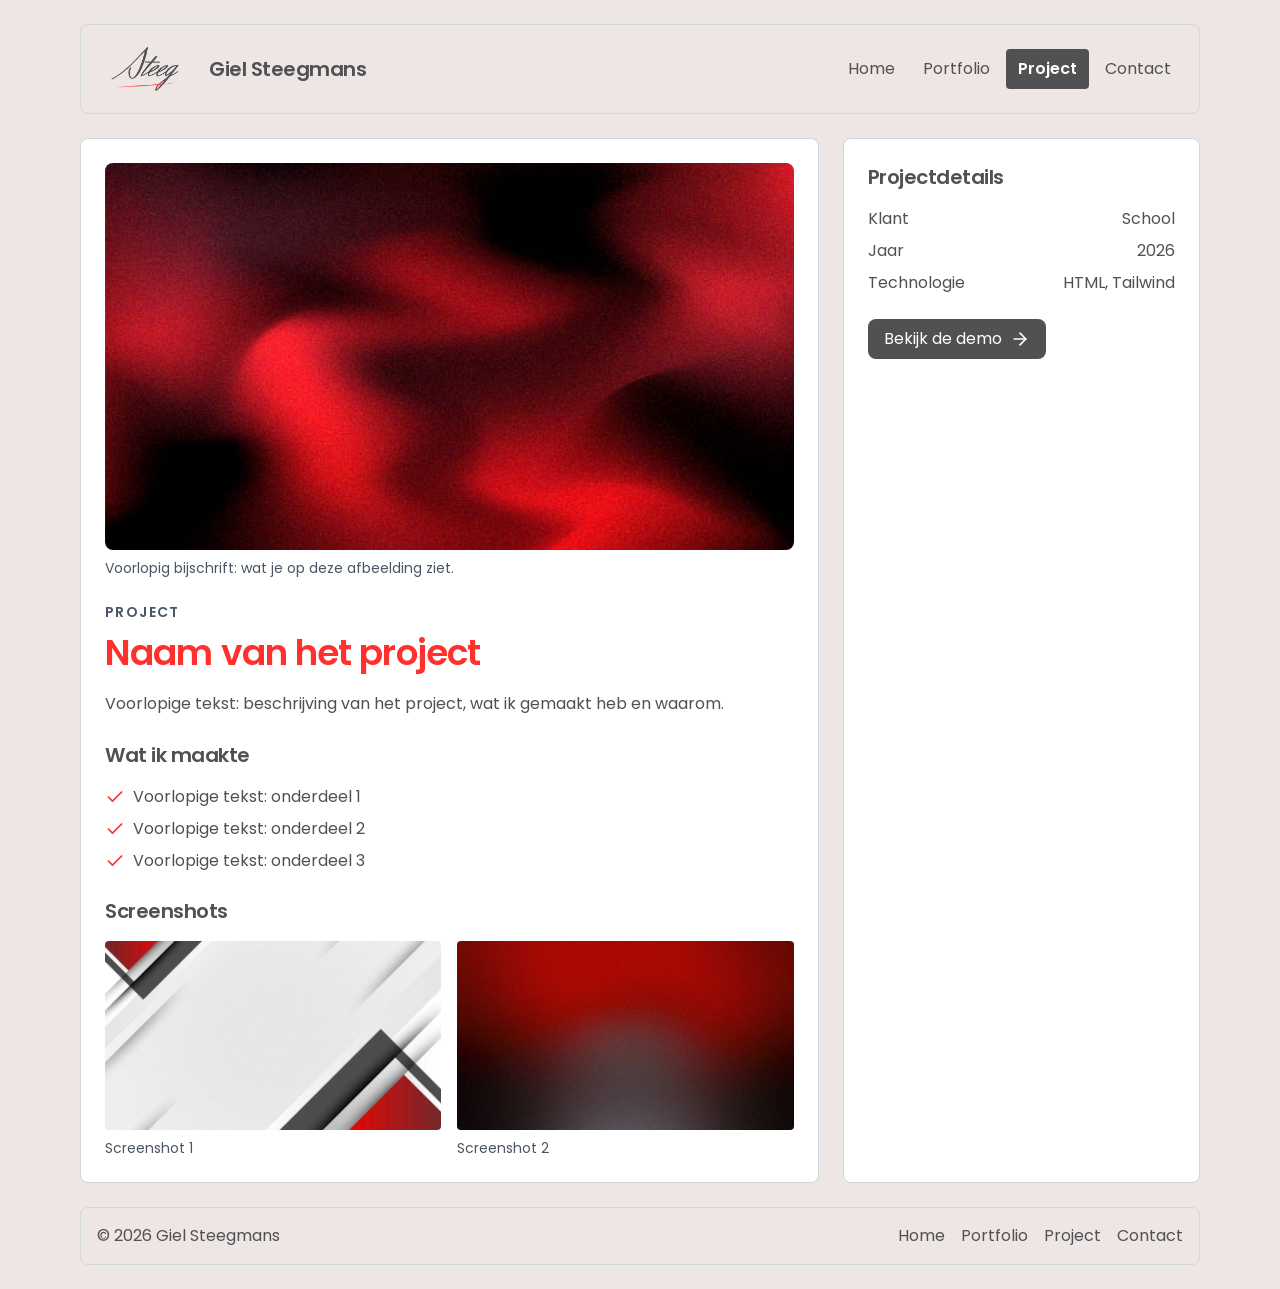
<file: project.html>
<!DOCTYPE html>
<html lang="nl-BE">
<head>
    <meta charset="UTF-8">
    <meta name="viewport" content="width=device-width, initial-scale=1.0">
    <title>Project in detail — Giel Steegmans</title>
    <meta name="description" content="Wat ik maakte, welke technologie ik gebruikte en hoe het resultaat eruitziet: een project van Giel Steegmans van dichtbij.">
    <link rel="preconnect" href="https://fonts.googleapis.com">
    <link rel="preconnect" href="https://fonts.gstatic.com" crossorigin>
    <link href="https://fonts.googleapis.com/css2?family=Poppins:wght@400;600&display=swap" rel="stylesheet">
    <link rel="icon" href="assets/images/logo.png">
    <link rel="stylesheet" href="css/tailwind.css">
    <link rel="stylesheet" href="css/style.css">
</head>
<body>
    <a href="#inhoud" class="focus-visible:outline-2 focus-visible:outline-offset-2 focus-visible:outline-blue-700 sr-only focus:not-sr-only focus:absolute focus:m-2 focus:px-4 focus:py-2 bg-white border border-gray-400 rounded-lg">Ga naar de inhoud</a>
    <div class="max-w-6xl mx-auto px-4 py-6 flex flex-col gap-6">

        <header class="flex flex-wrap items-center justify-between gap-4 border border-gray-300 rounded-lg px-4 py-4">
            <a href="index.html" class="focus-visible:outline-2 focus-visible:outline-offset-2 focus-visible:outline-blue-700 flex items-center gap-4 no-underline">
                <img src="assets/images/logo.png" alt="Logo van Giel Steegmans" width="600" height="350" class="w-24 h-auto">
                <span class="text-xl font-semibold tracking-tight">Giel Steegmans</span>
            </a>
            <input type="checkbox" id="menu-knop" class="peer sr-only">
            <label for="menu-knop" class="md:hidden inline-flex items-center gap-2 border border-gray-300 rounded px-3 py-2 hover:bg-white">
                <svg class="size-5" xmlns="http://www.w3.org/2000/svg" viewBox="0 0 24 24" fill="none" stroke="currentColor" stroke-width="2" stroke-linecap="round" stroke-linejoin="round" aria-hidden="true"><path d="M4 6h16"/><path d="M4 12h16"/><path d="M4 18h16"/></svg>
                Menu
            </label>
            <nav class="hidden peer-checked:block md:block w-full md:w-auto">
                <ul class="flex flex-col md:flex-row gap-1">
                        <li><a href="index.html" class="focus-visible:outline-2 focus-visible:outline-offset-2 focus-visible:outline-blue-700 block px-3 py-2 rounded hover:bg-white">Home</a></li>
                        <li><a href="portfolio.html" class="focus-visible:outline-2 focus-visible:outline-offset-2 focus-visible:outline-blue-700 block px-3 py-2 rounded hover:bg-white">Portfolio</a></li>
                        <li><a href="project.html" class="focus-visible:outline-2 focus-visible:outline-offset-2 focus-visible:outline-blue-700 block px-3 py-2 rounded bg-(--kleur-donker) text-white font-semibold" aria-current="page">Project</a></li>
                        <li><a href="contact.html" class="focus-visible:outline-2 focus-visible:outline-offset-2 focus-visible:outline-blue-700 block px-3 py-2 rounded hover:bg-white">Contact</a></li>
                </ul>
            </nav>
        </header>

        <div class="grid grid-cols-1 lg:grid-cols-3 gap-6">
            <main id="inhoud" class="lg:col-span-2 bg-white border border-gray-300 rounded-lg p-6">
                <article>
                    <figure class="mb-6">
                        <img src="assets/images/sfeerbeeld2.jpg" alt="Grote afbeelding van het project" width="600" height="360" class="w-full aspect-video object-cover rounded-lg">
                        <figcaption class="text-sm text-gray-600 mt-2">Voorlopig bijschrift: wat je op deze afbeelding ziet.</figcaption>
                    </figure>
                    <p class="uppercase tracking-widest text-sm font-semibold text-gray-600 mb-2">Project</p>
                    <h1 class="text-(--kleur-accent) text-xl md:text-4xl font-semibold tracking-tight leading-tight mb-4">Naam van het project</h1>
                    <p class="max-w-2xl leading-relaxed mb-6">Voorlopige tekst: beschrijving van het project, wat ik gemaakt heb en waarom.</p>
                    <section class="mb-6">
                        <h2 class="text-xl font-semibold tracking-tight mb-4">Wat ik maakte</h2>
                        <ul class="flex flex-col gap-2">
                            <li class="flex items-center gap-2">
                                <svg class="size-5 text-(--kleur-accent)" xmlns="http://www.w3.org/2000/svg" viewBox="0 0 24 24" fill="none" stroke="currentColor" stroke-width="2" stroke-linecap="round" stroke-linejoin="round" aria-hidden="true"><path d="M20 6 9 17l-5-5"/></svg>
                                Voorlopige tekst: onderdeel 1
                            </li>
                            <li class="flex items-center gap-2">
                                <svg class="size-5 text-(--kleur-accent)" xmlns="http://www.w3.org/2000/svg" viewBox="0 0 24 24" fill="none" stroke="currentColor" stroke-width="2" stroke-linecap="round" stroke-linejoin="round" aria-hidden="true"><path d="M20 6 9 17l-5-5"/></svg>
                                Voorlopige tekst: onderdeel 2
                            </li>
                            <li class="flex items-center gap-2">
                                <svg class="size-5 text-(--kleur-accent)" xmlns="http://www.w3.org/2000/svg" viewBox="0 0 24 24" fill="none" stroke="currentColor" stroke-width="2" stroke-linecap="round" stroke-linejoin="round" aria-hidden="true"><path d="M20 6 9 17l-5-5"/></svg>
                                Voorlopige tekst: onderdeel 3
                            </li>
                        </ul>
                    </section>
                    <section>
                        <h2 class="text-xl font-semibold tracking-tight mb-4">Screenshots</h2>
                        <div class="grid grid-cols-2 gap-4">
                            <figure>
                                <img src="assets/images/sfeerbeeld1.jpg" alt="Screenshot 1 van het project" width="1200" height="800" class="w-full aspect-video object-cover rounded">
                                <figcaption class="text-sm text-gray-600 mt-2">Screenshot 1</figcaption>
                            </figure>
                            <figure>
                                <img src="assets/images/sfeerbeeld3.jpg" alt="Screenshot 2 van het project" width="600" height="360" class="w-full aspect-video object-cover rounded">
                                <figcaption class="text-sm text-gray-600 mt-2">Screenshot 2</figcaption>
                            </figure>
                        </div>
                    </section>
                </article>
            </main>

            <aside class="bg-white border border-gray-300 rounded-lg p-6">
                <h2 class="text-xl font-semibold tracking-tight mb-4">Projectdetails</h2>
                <ul class="flex flex-col gap-2 mb-6">
                    <li class="flex justify-between gap-4"><span>Klant</span><span>School</span></li>
                    <li class="flex justify-between gap-4"><span>Jaar</span><span>2026</span></li>
                    <li class="flex justify-between gap-4"><span>Technologie</span><span>HTML, Tailwind</span></li>
                </ul>
                <a href="#" class="focus-visible:outline-2 focus-visible:outline-offset-2 focus-visible:outline-blue-700 bg-(--kleur-donker) inline-flex items-center gap-2 text-white px-4 py-2 rounded-lg no-underline hover:underline">
                    Bekijk de demo
                    <svg class="size-5" xmlns="http://www.w3.org/2000/svg" viewBox="0 0 24 24" fill="none" stroke="currentColor" stroke-width="2" stroke-linecap="round" stroke-linejoin="round" aria-hidden="true"><path d="M5 12h14"/><path d="m12 5 7 7-7 7"/></svg>
                </a>
            </aside>
        </div>

        <footer class="flex flex-col sm:flex-row sm:justify-between gap-4 border border-gray-300 rounded-lg px-4 py-4">
            <p>&copy; 2026 Giel Steegmans</p>
            <ul class="flex flex-wrap gap-4">
                <li><a href="index.html" class="focus-visible:outline-2 focus-visible:outline-offset-2 focus-visible:outline-blue-700 hover:underline">Home</a></li>
                <li><a href="portfolio.html" class="focus-visible:outline-2 focus-visible:outline-offset-2 focus-visible:outline-blue-700 hover:underline">Portfolio</a></li>
                <li><a href="project.html" class="focus-visible:outline-2 focus-visible:outline-offset-2 focus-visible:outline-blue-700 hover:underline">Project</a></li>
                <li><a href="contact.html" class="focus-visible:outline-2 focus-visible:outline-offset-2 focus-visible:outline-blue-700 hover:underline">Contact</a></li>
            </ul>
        </footer>

    </div>
</body>
</html>
</file>
<file: css/style.css>
:root {
    --kleur-donker: #515052;
    --kleur-accent: #FF312E;
    --kleur-licht: #EEE5E5;
}

body {
    font-family: "Poppins", sans-serif;
    background-color: #EEE5E5;
    color: #515052;
}



#menu-knop:focus-visible + label {
    outline: 2px solid #1447e6;
    outline-offset: 2px;
}
</file>
